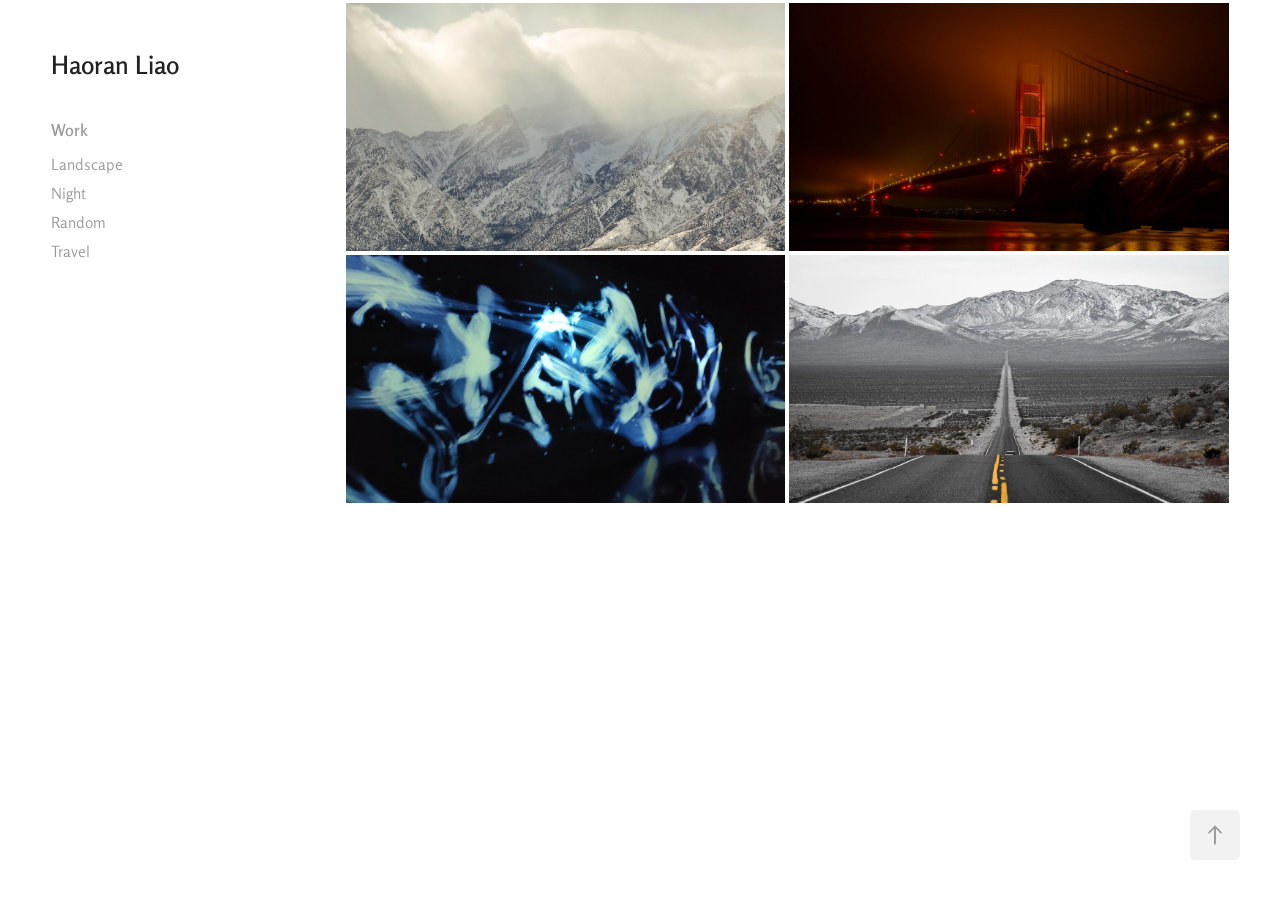
<file: docs/index.html>
<!doctype html>
<html lang="en">
<head>
<meta charset="utf-8">
<meta name="viewport" content="width=device-width, initial-scale=1">
<title>Haoran Liao</title>
<meta name="site-version" content="98b94da055">
<meta name="description" content="Photography">
<link rel="icon" type="image/png" sizes="32x32" href="assets/favicon-32.png">
<link rel="apple-touch-icon" href="assets/apple-touch-icon.png">
<meta property="og:type" content="website">
<meta property="og:title" content="Haoran Liao">
<meta property="og:description" content="Photography">
<meta property="og:url" content="https://haoranliao.github.io/photography/">
<meta property="og:image" content="https://haoranliao.github.io/photography/img/landscape/cover.jpg">
<meta name="twitter:card" content="summary_large_image">
<link rel="preconnect" href="https://fonts.googleapis.com">
<link rel="preconnect" href="https://fonts.gstatic.com" crossorigin>
<link rel="stylesheet" href="https://fonts.googleapis.com/css2?family=Rosario:wght@300..700&display=swap">
<link rel="stylesheet" href="assets/style.css?v=cd960928">
</head>
<body data-no-download>
<div class="site">
  <aside class="sidebar">
    <a class="logo" href="">Haoran Liao</a>
    <button class="menu-toggle" aria-label="Menu" aria-expanded="false"><span></span><span></span><span></span></button>
    <nav>
      <a class="nav-heading" href="">Work</a>
      <ul><li><a href="landscape/">Landscape</a></li><li><a href="night/">Night</a></li><li><a href="random/">Random</a></li><li><a href="travel/">Travel</a></li></ul>
      
    </nav>
  </aside>
  <main>
<div class="covers main-covers"><a class="cover" href="landscape/"><img src="img/landscape/cover.jpg" alt="Landscape" width="1200" height="676" loading="lazy"><span class="cover-title">Landscape</span></a><a class="cover" href="night/"><img src="img/night/cover.jpg" alt="Night" width="1200" height="676" loading="lazy"><span class="cover-title">Night</span></a><a class="cover" href="random/"><img src="img/random/cover.jpg" alt="Random" width="1200" height="676" loading="lazy"><span class="cover-title">Random</span></a><a class="cover" href="travel/"><img src="img/travel/cover.jpg" alt="Travel" width="1200" height="676" loading="lazy"><span class="cover-title">Travel</span></a></div>
    <footer></footer>
  </main>
</div>
<button class="back-to-top" aria-label="Back to top">
  <svg viewBox="0 0 26 26" aria-hidden="true"><path d="M13.8,1.3L21.6,9c0.1,0.1,0.1,0.3,0.2,0.4c0.1,0.1,0.1,0.3,0.1,0.4s0,0.3-0.1,0.4c-0.1,0.1-0.1,0.3-0.3,0.4 c-0.1,0.1-0.2,0.2-0.4,0.3c-0.2,0.1-0.3,0.1-0.4,0.1c-0.1,0-0.3,0-0.4-0.1c-0.2-0.1-0.3-0.2-0.4-0.3L14.2,5l0,19.1 c0,0.2-0.1,0.3-0.1,0.5c0,0.1-0.1,0.3-0.3,0.4c-0.1,0.1-0.2,0.2-0.4,0.3c-0.1,0.1-0.3,0.1-0.5,0.1c-0.1,0-0.3,0-0.4-0.1 c-0.1-0.1-0.3-0.1-0.4-0.3c-0.1-0.1-0.2-0.2-0.3-0.4c-0.1-0.1-0.1-0.3-0.1-0.5l0-19.1l-5.7,5.7C6,10.8,5.8,10.9,5.7,11 c-0.1,0.1-0.3,0.1-0.4,0.1c-0.2,0-0.3,0-0.4-0.1c-0.1-0.1-0.3-0.2-0.4-0.3c-0.1-0.1-0.1-0.2-0.2-0.4C4.1,10.2,4,10.1,4.1,9.9 c0-0.1,0-0.3,0.1-0.4c0-0.1,0.1-0.3,0.3-0.4l7.7-7.8c0.1,0,0.2-0.1,0.2-0.1c0,0,0.1-0.1,0.2-0.1c0.1,0,0.2,0,0.2-0.1 c0.1,0,0.1,0,0.2,0c0,0,0.1,0,0.2,0c0.1,0,0.2,0,0.2,0.1c0.1,0,0.1,0.1,0.2,0.1C13.7,1.2,13.8,1.2,13.8,1.3z"/></svg>
</button>
<script type="module" src="assets/site.js?v=9e881aa5"></script>
</body>
</html>
</file>
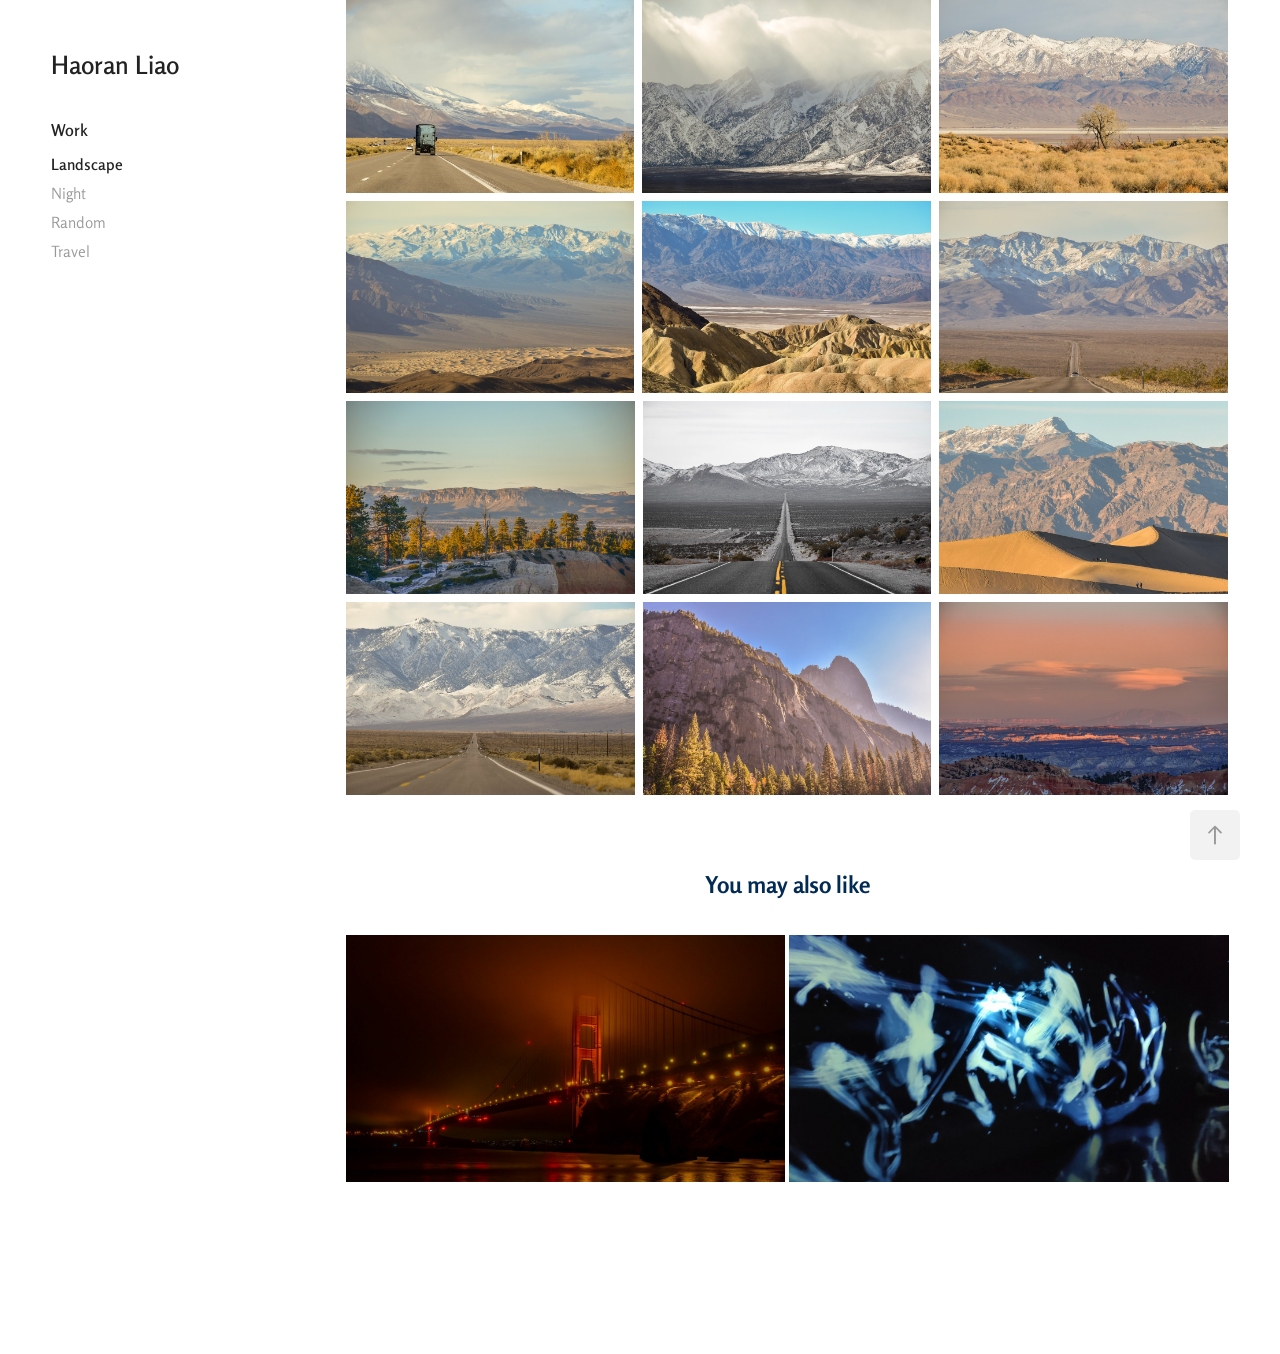
<file: docs/landscape/index.html>
<!doctype html>
<html lang="en">
<head>
<meta charset="utf-8">
<meta name="viewport" content="width=device-width, initial-scale=1">
<title>Haoran Liao - Landscape</title>
<meta name="site-version" content="98b94da055">
<meta name="description" content="Photography">
<link rel="icon" type="image/png" sizes="32x32" href="../assets/favicon-32.png">
<link rel="apple-touch-icon" href="../assets/apple-touch-icon.png">
<meta property="og:type" content="website">
<meta property="og:title" content="Haoran Liao - Landscape">
<meta property="og:description" content="Photography">
<meta property="og:url" content="https://haoranliao.github.io/photography/landscape/">
<meta property="og:image" content="https://haoranliao.github.io/photography/img/landscape/cover.jpg">
<meta name="twitter:card" content="summary_large_image">
<link rel="preconnect" href="https://fonts.googleapis.com">
<link rel="preconnect" href="https://fonts.gstatic.com" crossorigin>
<link rel="stylesheet" href="https://fonts.googleapis.com/css2?family=Rosario:wght@300..700&display=swap">
<link rel="stylesheet" href="../assets/style.css?v=cd960928">
</head>
<body data-no-download>
<div class="site">
  <aside class="sidebar">
    <a class="logo" href="../">Haoran Liao</a>
    <button class="menu-toggle" aria-label="Menu" aria-expanded="false"><span></span><span></span><span></span></button>
    <nav>
      <a class="nav-heading active" href="../">Work</a>
      <ul><li><a href="../landscape/" class="active">Landscape</a></li><li><a href="../night/">Night</a></li><li><a href="../random/">Random</a></li><li><a href="../travel/">Travel</a></li></ul>
      
    </nav>
  </aside>
  <main>
<div class="gallery" data-row-scale="0.98"><a href="../img/landscape/landscape-01.jpg" data-pswp-width="2400" data-pswp-height="1601"><img src="../img/landscape/thumb/landscape-01.jpg" srcset="../img/landscape/thumb/landscape-01.jpg 1000w, ../img/landscape/landscape-01.jpg 2400w" sizes="33vw" alt="" width="1000" height="667" loading="lazy"></a><a href="../img/landscape/landscape-02.jpg" data-pswp-width="2400" data-pswp-height="1601"><img src="../img/landscape/thumb/landscape-02.jpg" srcset="../img/landscape/thumb/landscape-02.jpg 1000w, ../img/landscape/landscape-02.jpg 2400w" sizes="33vw" alt="" width="1000" height="667" loading="lazy"></a><a href="../img/landscape/landscape-03.jpg" data-pswp-width="2400" data-pswp-height="1601"><img src="../img/landscape/thumb/landscape-03.jpg" srcset="../img/landscape/thumb/landscape-03.jpg 1000w, ../img/landscape/landscape-03.jpg 2400w" sizes="33vw" alt="" width="1000" height="667" loading="lazy"></a><a href="../img/landscape/landscape-04.jpg" data-pswp-width="2400" data-pswp-height="1601"><img src="../img/landscape/thumb/landscape-04.jpg" srcset="../img/landscape/thumb/landscape-04.jpg 1000w, ../img/landscape/landscape-04.jpg 2400w" sizes="33vw" alt="" width="1000" height="667" loading="lazy"></a><a href="../img/landscape/landscape-05.jpg" data-pswp-width="2400" data-pswp-height="1601"><img src="../img/landscape/thumb/landscape-05.jpg" srcset="../img/landscape/thumb/landscape-05.jpg 1000w, ../img/landscape/landscape-05.jpg 2400w" sizes="33vw" alt="" width="1000" height="667" loading="lazy"></a><a href="../img/landscape/landscape-06.jpg" data-pswp-width="2400" data-pswp-height="1601"><img src="../img/landscape/thumb/landscape-06.jpg" srcset="../img/landscape/thumb/landscape-06.jpg 1000w, ../img/landscape/landscape-06.jpg 2400w" sizes="33vw" alt="" width="1000" height="667" loading="lazy"></a><a href="../img/landscape/landscape-07.jpg" data-pswp-width="2400" data-pswp-height="1601"><img src="../img/landscape/thumb/landscape-07.jpg" srcset="../img/landscape/thumb/landscape-07.jpg 1000w, ../img/landscape/landscape-07.jpg 2400w" sizes="33vw" alt="" width="1000" height="667" loading="lazy"></a><a href="../img/landscape/landscape-08.jpg" data-pswp-width="2400" data-pswp-height="1601"><img src="../img/landscape/thumb/landscape-08.jpg" srcset="../img/landscape/thumb/landscape-08.jpg 1000w, ../img/landscape/landscape-08.jpg 2400w" sizes="33vw" alt="" width="1000" height="667" loading="lazy"></a><a href="../img/landscape/landscape-09.jpg" data-pswp-width="2046" data-pswp-height="1365"><img src="../img/landscape/thumb/landscape-09.jpg" srcset="../img/landscape/thumb/landscape-09.jpg 1000w, ../img/landscape/landscape-09.jpg 2046w" sizes="33vw" alt="" width="1000" height="667" loading="lazy"></a><a href="../img/landscape/landscape-10.jpg" data-pswp-width="2400" data-pswp-height="1601"><img src="../img/landscape/thumb/landscape-10.jpg" srcset="../img/landscape/thumb/landscape-10.jpg 1000w, ../img/landscape/landscape-10.jpg 2400w" sizes="33vw" alt="" width="1000" height="667" loading="lazy"></a><a href="../img/landscape/landscape-11.jpg" data-pswp-width="2400" data-pswp-height="1604"><img src="../img/landscape/thumb/landscape-11.jpg" srcset="../img/landscape/thumb/landscape-11.jpg 1000w, ../img/landscape/landscape-11.jpg 2400w" sizes="33vw" alt="" width="1000" height="668" loading="lazy"></a><a href="../img/landscape/landscape-12.jpg" data-pswp-width="2400" data-pswp-height="1601"><img src="../img/landscape/thumb/landscape-12.jpg" srcset="../img/landscape/thumb/landscape-12.jpg 1000w, ../img/landscape/landscape-12.jpg 2400w" sizes="33vw" alt="" width="1000" height="667" loading="lazy"></a></div><section class="more"><h3>You may also like</h3><div class="covers"><a class="cover" href="../night/"><img src="../img/night/cover.jpg" alt="Night" width="1200" height="676" loading="lazy"><span class="cover-title">Night</span></a><a class="cover" href="../random/"><img src="../img/random/cover.jpg" alt="Random" width="1200" height="676" loading="lazy"><span class="cover-title">Random</span></a></div></section>
    <footer></footer>
  </main>
</div>
<button class="back-to-top" aria-label="Back to top">
  <svg viewBox="0 0 26 26" aria-hidden="true"><path d="M13.8,1.3L21.6,9c0.1,0.1,0.1,0.3,0.2,0.4c0.1,0.1,0.1,0.3,0.1,0.4s0,0.3-0.1,0.4c-0.1,0.1-0.1,0.3-0.3,0.4 c-0.1,0.1-0.2,0.2-0.4,0.3c-0.2,0.1-0.3,0.1-0.4,0.1c-0.1,0-0.3,0-0.4-0.1c-0.2-0.1-0.3-0.2-0.4-0.3L14.2,5l0,19.1 c0,0.2-0.1,0.3-0.1,0.5c0,0.1-0.1,0.3-0.3,0.4c-0.1,0.1-0.2,0.2-0.4,0.3c-0.1,0.1-0.3,0.1-0.5,0.1c-0.1,0-0.3,0-0.4-0.1 c-0.1-0.1-0.3-0.1-0.4-0.3c-0.1-0.1-0.2-0.2-0.3-0.4c-0.1-0.1-0.1-0.3-0.1-0.5l0-19.1l-5.7,5.7C6,10.8,5.8,10.9,5.7,11 c-0.1,0.1-0.3,0.1-0.4,0.1c-0.2,0-0.3,0-0.4-0.1c-0.1-0.1-0.3-0.2-0.4-0.3c-0.1-0.1-0.1-0.2-0.2-0.4C4.1,10.2,4,10.1,4.1,9.9 c0-0.1,0-0.3,0.1-0.4c0-0.1,0.1-0.3,0.3-0.4l7.7-7.8c0.1,0,0.2-0.1,0.2-0.1c0,0,0.1-0.1,0.2-0.1c0.1,0,0.2,0,0.2-0.1 c0.1,0,0.1,0,0.2,0c0,0,0.1,0,0.2,0c0.1,0,0.2,0,0.2,0.1c0.1,0,0.1,0.1,0.2,0.1C13.7,1.2,13.8,1.2,13.8,1.3z"/></svg>
</button>
<script type="module" src="../assets/site.js?v=9e881aa5"></script>
</body>
</html>
</file>
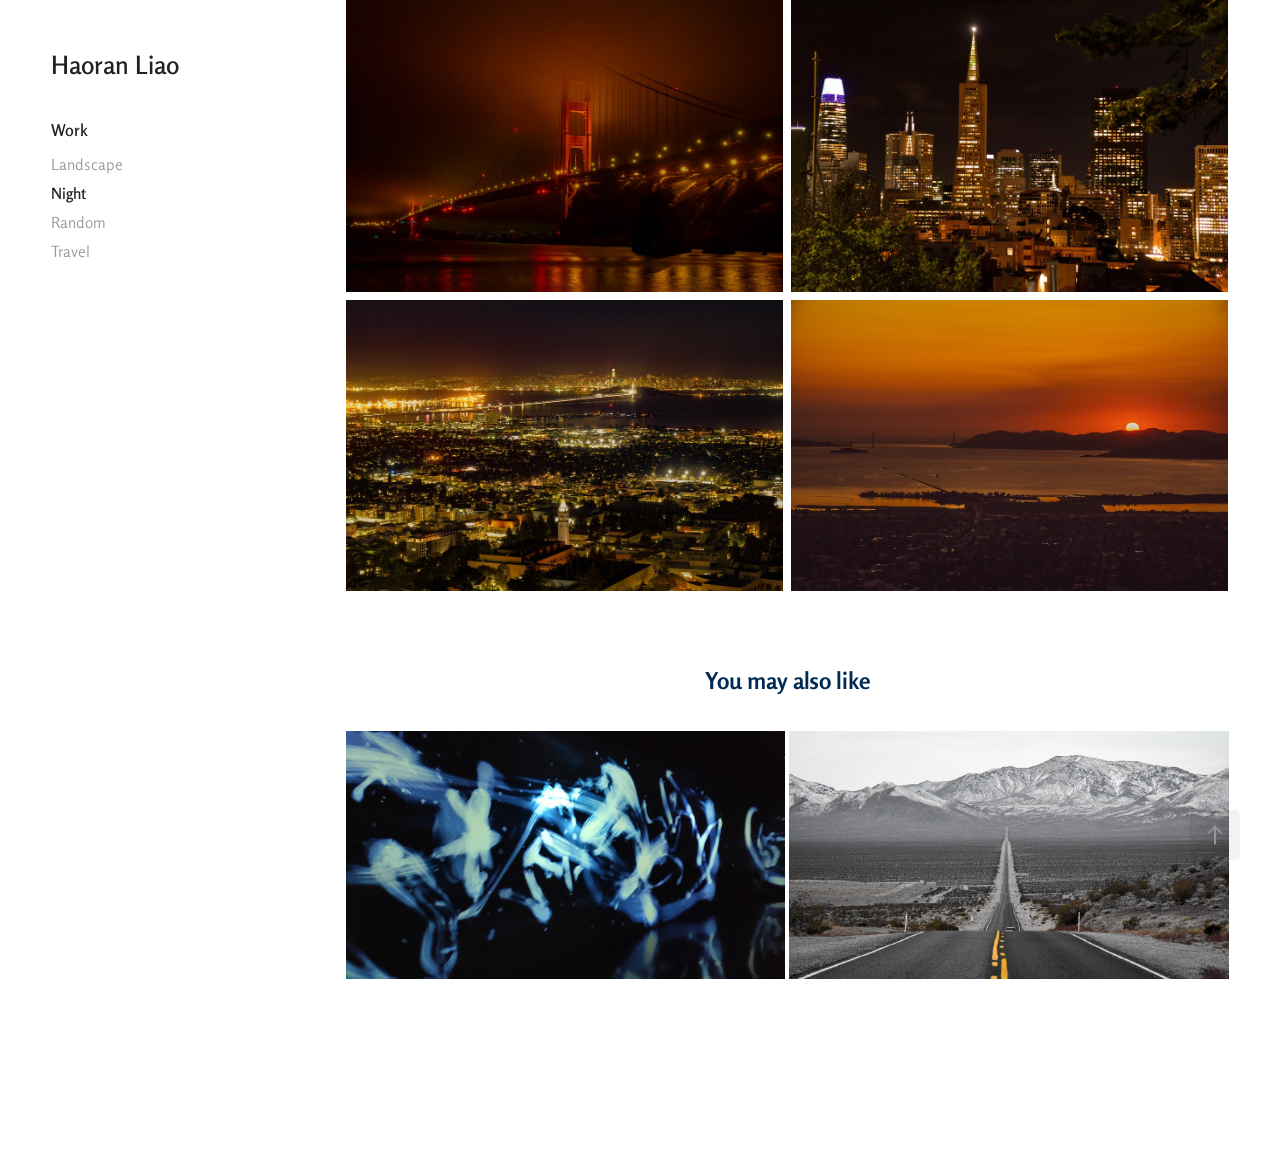
<file: docs/night/index.html>
<!doctype html>
<html lang="en">
<head>
<meta charset="utf-8">
<meta name="viewport" content="width=device-width, initial-scale=1">
<title>Haoran Liao - Night</title>
<meta name="site-version" content="98b94da055">
<meta name="description" content="Photography">
<link rel="icon" type="image/png" sizes="32x32" href="../assets/favicon-32.png">
<link rel="apple-touch-icon" href="../assets/apple-touch-icon.png">
<meta property="og:type" content="website">
<meta property="og:title" content="Haoran Liao - Night">
<meta property="og:description" content="Photography">
<meta property="og:url" content="https://haoranliao.github.io/photography/night/">
<meta property="og:image" content="https://haoranliao.github.io/photography/img/night/cover.jpg">
<meta name="twitter:card" content="summary_large_image">
<link rel="preconnect" href="https://fonts.googleapis.com">
<link rel="preconnect" href="https://fonts.gstatic.com" crossorigin>
<link rel="stylesheet" href="https://fonts.googleapis.com/css2?family=Rosario:wght@300..700&display=swap">
<link rel="stylesheet" href="../assets/style.css?v=cd960928">
</head>
<body data-no-download>
<div class="site">
  <aside class="sidebar">
    <a class="logo" href="../">Haoran Liao</a>
    <button class="menu-toggle" aria-label="Menu" aria-expanded="false"><span></span><span></span><span></span></button>
    <nav>
      <a class="nav-heading active" href="../">Work</a>
      <ul><li><a href="../landscape/">Landscape</a></li><li><a href="../night/" class="active">Night</a></li><li><a href="../random/">Random</a></li><li><a href="../travel/">Travel</a></li></ul>
      
    </nav>
  </aside>
  <main>
<div class="gallery" data-row-scale="1.3"><a href="../img/night/night-01.jpg" data-pswp-width="2400" data-pswp-height="1601"><img src="../img/night/thumb/night-01.jpg" srcset="../img/night/thumb/night-01.jpg 1000w, ../img/night/night-01.jpg 2400w" sizes="33vw" alt="" width="1000" height="667" loading="lazy"></a><a href="../img/night/night-02.jpg" data-pswp-width="2400" data-pswp-height="1600"><img src="../img/night/thumb/night-02.jpg" srcset="../img/night/thumb/night-02.jpg 1000w, ../img/night/night-02.jpg 2400w" sizes="33vw" alt="" width="1000" height="667" loading="lazy"></a><a href="../img/night/night-03.jpg" data-pswp-width="2400" data-pswp-height="1602"><img src="../img/night/thumb/night-03.jpg" srcset="../img/night/thumb/night-03.jpg 1000w, ../img/night/night-03.jpg 2400w" sizes="33vw" alt="" width="1000" height="668" loading="lazy"></a><a href="../img/night/night-04.jpg" data-pswp-width="2400" data-pswp-height="1601"><img src="../img/night/thumb/night-04.jpg" srcset="../img/night/thumb/night-04.jpg 1000w, ../img/night/night-04.jpg 2400w" sizes="33vw" alt="" width="1000" height="667" loading="lazy"></a></div><section class="more"><h3>You may also like</h3><div class="covers"><a class="cover" href="../random/"><img src="../img/random/cover.jpg" alt="Random" width="1200" height="676" loading="lazy"><span class="cover-title">Random</span></a><a class="cover" href="../travel/"><img src="../img/travel/cover.jpg" alt="Travel" width="1200" height="676" loading="lazy"><span class="cover-title">Travel</span></a></div></section>
    <footer></footer>
  </main>
</div>
<button class="back-to-top" aria-label="Back to top">
  <svg viewBox="0 0 26 26" aria-hidden="true"><path d="M13.8,1.3L21.6,9c0.1,0.1,0.1,0.3,0.2,0.4c0.1,0.1,0.1,0.3,0.1,0.4s0,0.3-0.1,0.4c-0.1,0.1-0.1,0.3-0.3,0.4 c-0.1,0.1-0.2,0.2-0.4,0.3c-0.2,0.1-0.3,0.1-0.4,0.1c-0.1,0-0.3,0-0.4-0.1c-0.2-0.1-0.3-0.2-0.4-0.3L14.2,5l0,19.1 c0,0.2-0.1,0.3-0.1,0.5c0,0.1-0.1,0.3-0.3,0.4c-0.1,0.1-0.2,0.2-0.4,0.3c-0.1,0.1-0.3,0.1-0.5,0.1c-0.1,0-0.3,0-0.4-0.1 c-0.1-0.1-0.3-0.1-0.4-0.3c-0.1-0.1-0.2-0.2-0.3-0.4c-0.1-0.1-0.1-0.3-0.1-0.5l0-19.1l-5.7,5.7C6,10.8,5.8,10.9,5.7,11 c-0.1,0.1-0.3,0.1-0.4,0.1c-0.2,0-0.3,0-0.4-0.1c-0.1-0.1-0.3-0.2-0.4-0.3c-0.1-0.1-0.1-0.2-0.2-0.4C4.1,10.2,4,10.1,4.1,9.9 c0-0.1,0-0.3,0.1-0.4c0-0.1,0.1-0.3,0.3-0.4l7.7-7.8c0.1,0,0.2-0.1,0.2-0.1c0,0,0.1-0.1,0.2-0.1c0.1,0,0.2,0,0.2-0.1 c0.1,0,0.1,0,0.2,0c0,0,0.1,0,0.2,0c0.1,0,0.2,0,0.2,0.1c0.1,0,0.1,0.1,0.2,0.1C13.7,1.2,13.8,1.2,13.8,1.3z"/></svg>
</button>
<script type="module" src="../assets/site.js?v=9e881aa5"></script>
</body>
</html>
</file>
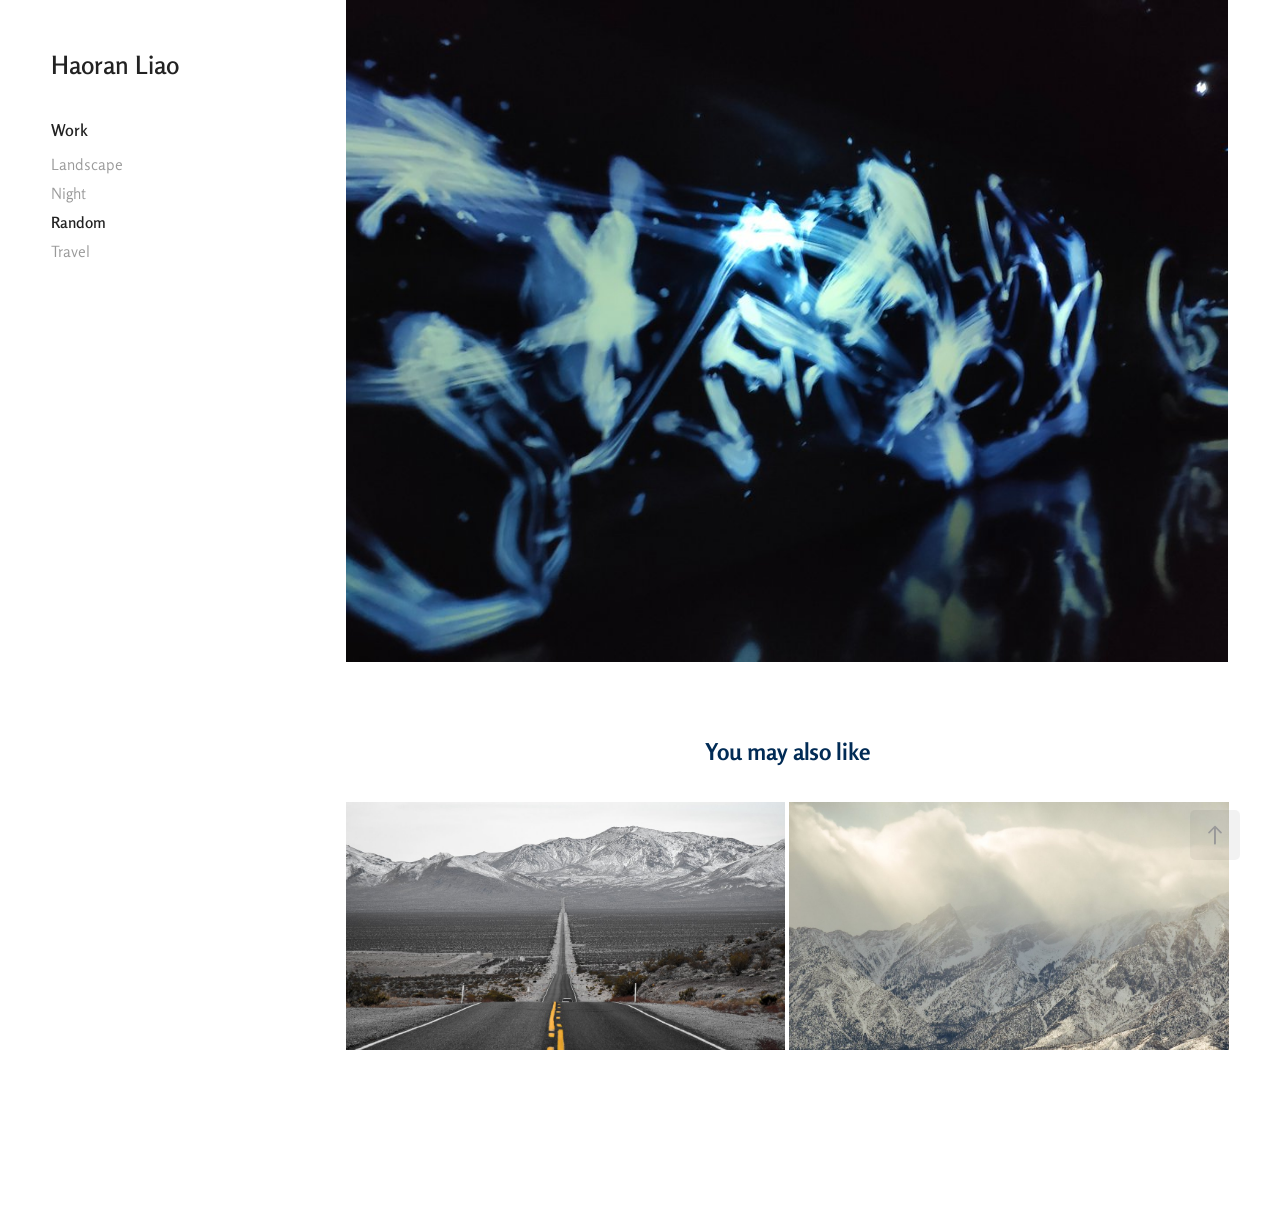
<file: docs/random/index.html>
<!doctype html>
<html lang="en">
<head>
<meta charset="utf-8">
<meta name="viewport" content="width=device-width, initial-scale=1">
<title>Haoran Liao - Random</title>
<meta name="site-version" content="98b94da055">
<meta name="description" content="Photography">
<link rel="icon" type="image/png" sizes="32x32" href="../assets/favicon-32.png">
<link rel="apple-touch-icon" href="../assets/apple-touch-icon.png">
<meta property="og:type" content="website">
<meta property="og:title" content="Haoran Liao - Random">
<meta property="og:description" content="Photography">
<meta property="og:url" content="https://haoranliao.github.io/photography/random/">
<meta property="og:image" content="https://haoranliao.github.io/photography/img/random/cover.jpg">
<meta name="twitter:card" content="summary_large_image">
<link rel="preconnect" href="https://fonts.googleapis.com">
<link rel="preconnect" href="https://fonts.gstatic.com" crossorigin>
<link rel="stylesheet" href="https://fonts.googleapis.com/css2?family=Rosario:wght@300..700&display=swap">
<link rel="stylesheet" href="../assets/style.css?v=cd960928">
</head>
<body data-no-download>
<div class="site">
  <aside class="sidebar">
    <a class="logo" href="../">Haoran Liao</a>
    <button class="menu-toggle" aria-label="Menu" aria-expanded="false"><span></span><span></span><span></span></button>
    <nav>
      <a class="nav-heading active" href="../">Work</a>
      <ul><li><a href="../landscape/">Landscape</a></li><li><a href="../night/">Night</a></li><li><a href="../random/" class="active">Random</a></li><li><a href="../travel/">Travel</a></li></ul>
      
    </nav>
  </aside>
  <main>
<div class="gallery" data-row-scale="1"><a href="../img/random/random-01.jpg" data-pswp-width="2400" data-pswp-height="1800"><img src="../img/random/thumb/random-01.jpg" srcset="../img/random/thumb/random-01.jpg 1000w, ../img/random/random-01.jpg 2400w" sizes="33vw" alt="" width="1000" height="750" loading="lazy"></a></div><section class="more"><h3>You may also like</h3><div class="covers"><a class="cover" href="../travel/"><img src="../img/travel/cover.jpg" alt="Travel" width="1200" height="676" loading="lazy"><span class="cover-title">Travel</span></a><a class="cover" href="../landscape/"><img src="../img/landscape/cover.jpg" alt="Landscape" width="1200" height="676" loading="lazy"><span class="cover-title">Landscape</span></a></div></section>
    <footer></footer>
  </main>
</div>
<button class="back-to-top" aria-label="Back to top">
  <svg viewBox="0 0 26 26" aria-hidden="true"><path d="M13.8,1.3L21.6,9c0.1,0.1,0.1,0.3,0.2,0.4c0.1,0.1,0.1,0.3,0.1,0.4s0,0.3-0.1,0.4c-0.1,0.1-0.1,0.3-0.3,0.4 c-0.1,0.1-0.2,0.2-0.4,0.3c-0.2,0.1-0.3,0.1-0.4,0.1c-0.1,0-0.3,0-0.4-0.1c-0.2-0.1-0.3-0.2-0.4-0.3L14.2,5l0,19.1 c0,0.2-0.1,0.3-0.1,0.5c0,0.1-0.1,0.3-0.3,0.4c-0.1,0.1-0.2,0.2-0.4,0.3c-0.1,0.1-0.3,0.1-0.5,0.1c-0.1,0-0.3,0-0.4-0.1 c-0.1-0.1-0.3-0.1-0.4-0.3c-0.1-0.1-0.2-0.2-0.3-0.4c-0.1-0.1-0.1-0.3-0.1-0.5l0-19.1l-5.7,5.7C6,10.8,5.8,10.9,5.7,11 c-0.1,0.1-0.3,0.1-0.4,0.1c-0.2,0-0.3,0-0.4-0.1c-0.1-0.1-0.3-0.2-0.4-0.3c-0.1-0.1-0.1-0.2-0.2-0.4C4.1,10.2,4,10.1,4.1,9.9 c0-0.1,0-0.3,0.1-0.4c0-0.1,0.1-0.3,0.3-0.4l7.7-7.8c0.1,0,0.2-0.1,0.2-0.1c0,0,0.1-0.1,0.2-0.1c0.1,0,0.2,0,0.2-0.1 c0.1,0,0.1,0,0.2,0c0,0,0.1,0,0.2,0c0.1,0,0.2,0,0.2,0.1c0.1,0,0.1,0.1,0.2,0.1C13.7,1.2,13.8,1.2,13.8,1.3z"/></svg>
</button>
<script type="module" src="../assets/site.js?v=9e881aa5"></script>
</body>
</html>
</file>
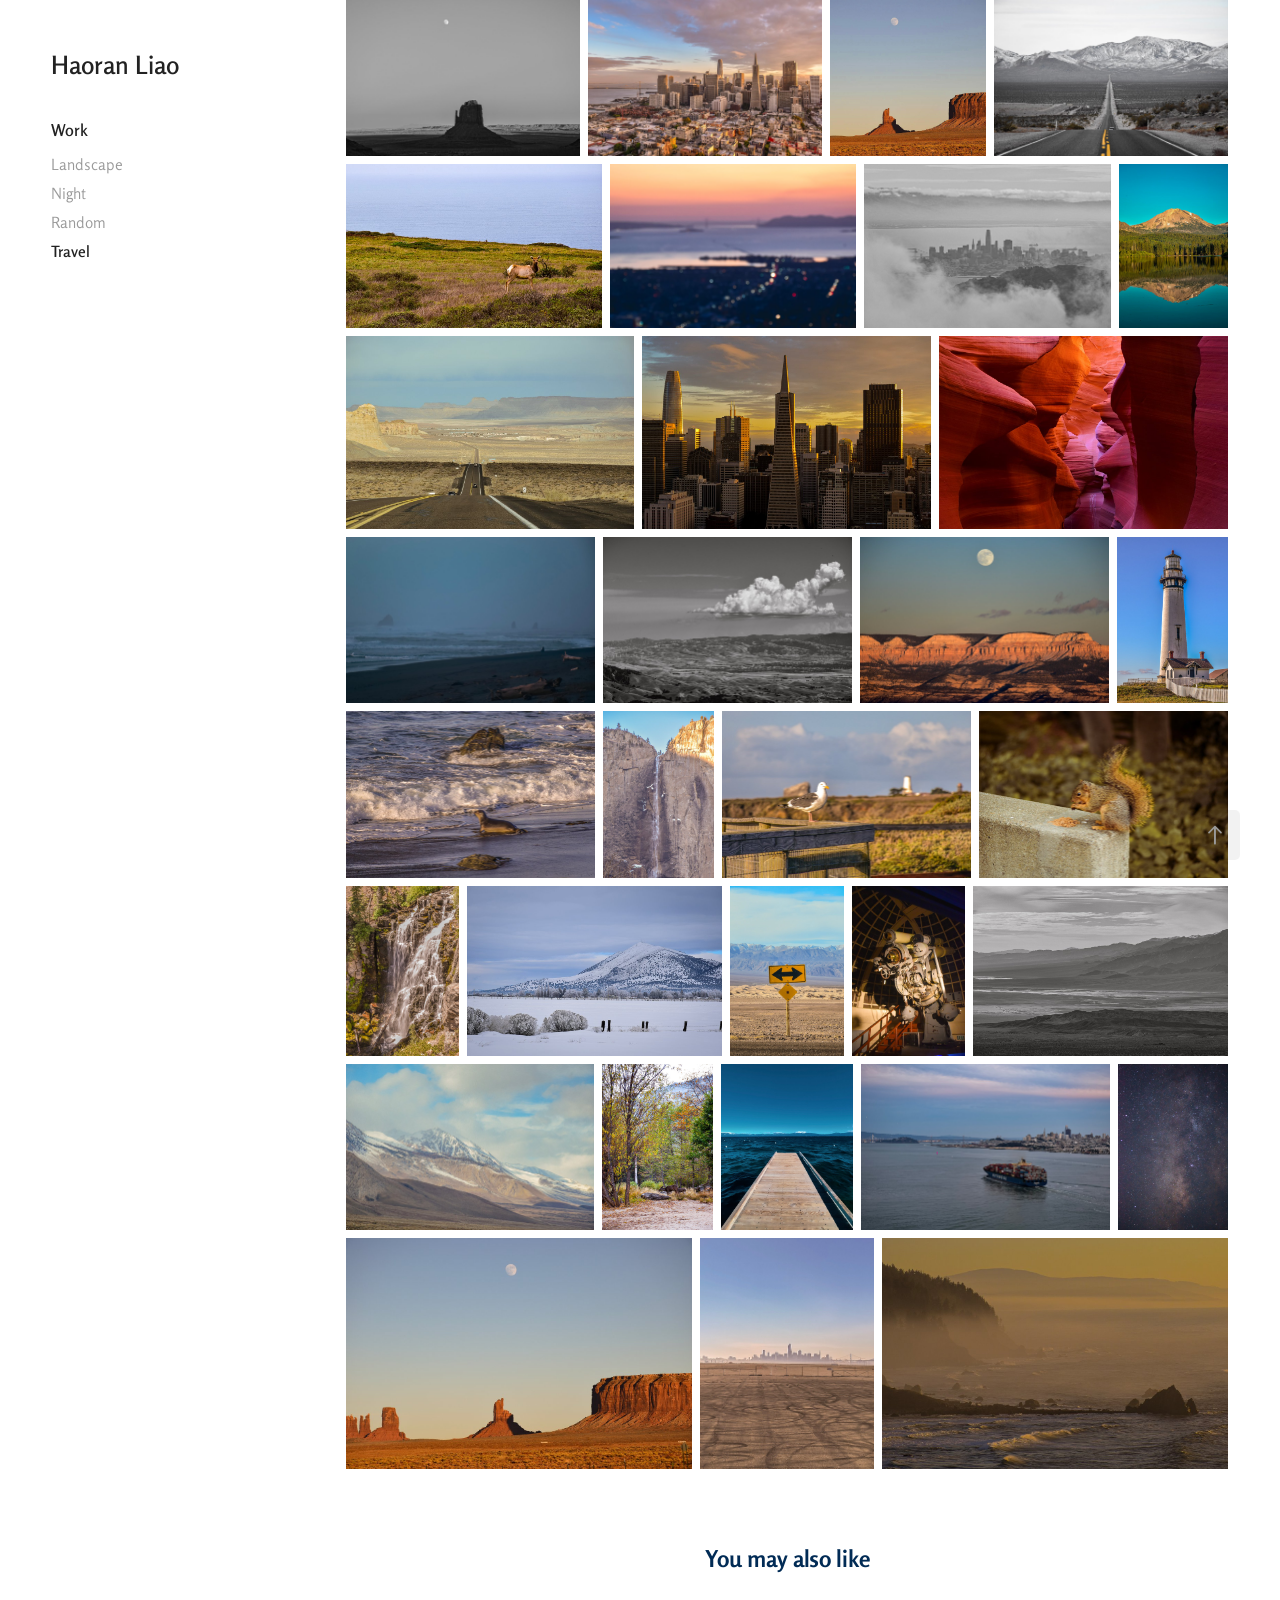
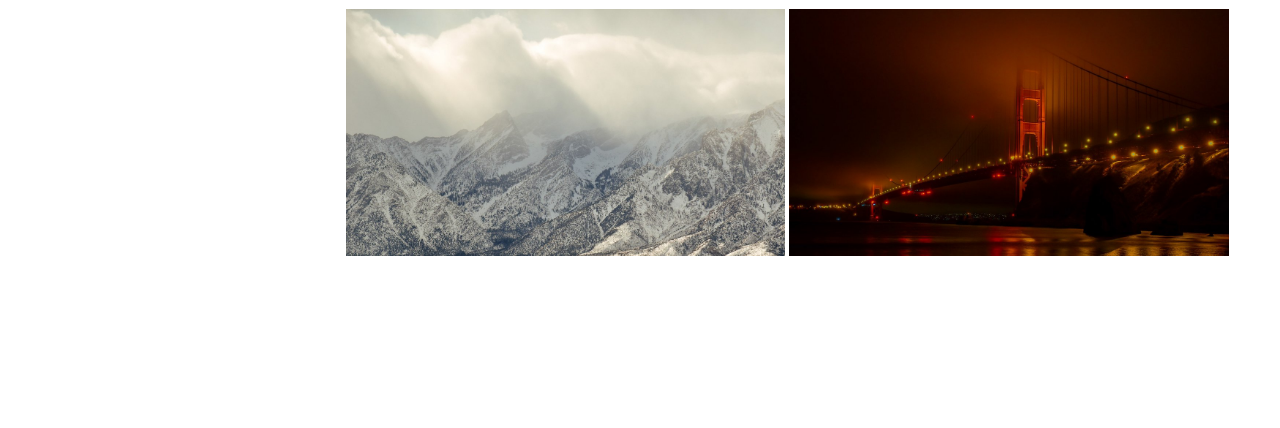
<file: docs/travel/index.html>
<!doctype html>
<html lang="en">
<head>
<meta charset="utf-8">
<meta name="viewport" content="width=device-width, initial-scale=1">
<title>Haoran Liao - Travel</title>
<meta name="site-version" content="98b94da055">
<meta name="description" content="Photography">
<link rel="icon" type="image/png" sizes="32x32" href="../assets/favicon-32.png">
<link rel="apple-touch-icon" href="../assets/apple-touch-icon.png">
<meta property="og:type" content="website">
<meta property="og:title" content="Haoran Liao - Travel">
<meta property="og:description" content="Photography">
<meta property="og:url" content="https://haoranliao.github.io/photography/travel/">
<meta property="og:image" content="https://haoranliao.github.io/photography/img/travel/cover.jpg">
<meta name="twitter:card" content="summary_large_image">
<link rel="preconnect" href="https://fonts.googleapis.com">
<link rel="preconnect" href="https://fonts.gstatic.com" crossorigin>
<link rel="stylesheet" href="https://fonts.googleapis.com/css2?family=Rosario:wght@300..700&display=swap">
<link rel="stylesheet" href="../assets/style.css?v=cd960928">
</head>
<body data-no-download>
<div class="site">
  <aside class="sidebar">
    <a class="logo" href="../">Haoran Liao</a>
    <button class="menu-toggle" aria-label="Menu" aria-expanded="false"><span></span><span></span><span></span></button>
    <nav>
      <a class="nav-heading active" href="../">Work</a>
      <ul><li><a href="../landscape/">Landscape</a></li><li><a href="../night/">Night</a></li><li><a href="../random/">Random</a></li><li><a href="../travel/" class="active">Travel</a></li></ul>
      
    </nav>
  </aside>
  <main>
<div class="gallery" data-row-scale="1"><a href="../img/travel/travel-01.jpg" data-pswp-width="2400" data-pswp-height="1601"><img src="../img/travel/thumb/travel-01.jpg" srcset="../img/travel/thumb/travel-01.jpg 1000w, ../img/travel/travel-01.jpg 2400w" sizes="33vw" alt="" width="1000" height="667" loading="lazy"></a><a href="../img/travel/travel-02.jpg" data-pswp-width="2400" data-pswp-height="1601"><img src="../img/travel/thumb/travel-02.jpg" srcset="../img/travel/thumb/travel-02.jpg 1000w, ../img/travel/travel-02.jpg 2400w" sizes="33vw" alt="" width="1000" height="667" loading="lazy"></a><a href="../img/travel/travel-03.jpg" data-pswp-width="1080" data-pswp-height="1080"><img src="../img/travel/thumb/travel-03.jpg" srcset="../img/travel/thumb/travel-03.jpg 1000w, ../img/travel/travel-03.jpg 1080w" sizes="33vw" alt="" width="1000" height="1000" loading="lazy"></a><a href="../img/travel/travel-04.jpg" data-pswp-width="2400" data-pswp-height="1601"><img src="../img/travel/thumb/travel-04.jpg" srcset="../img/travel/thumb/travel-04.jpg 1000w, ../img/travel/travel-04.jpg 2400w" sizes="33vw" alt="" width="1000" height="667" loading="lazy"></a><a href="../img/travel/travel-05.jpg" data-pswp-width="2400" data-pswp-height="1537"><img src="../img/travel/thumb/travel-05.jpg" srcset="../img/travel/thumb/travel-05.jpg 1000w, ../img/travel/travel-05.jpg 2400w" sizes="33vw" alt="" width="1000" height="640" loading="lazy"></a><a href="../img/travel/travel-06.jpg" data-pswp-width="2400" data-pswp-height="1602"><img src="../img/travel/thumb/travel-06.jpg" srcset="../img/travel/thumb/travel-06.jpg 1000w, ../img/travel/travel-06.jpg 2400w" sizes="33vw" alt="" width="1000" height="668" loading="lazy"></a><a href="../img/travel/travel-07.jpg" data-pswp-width="2400" data-pswp-height="1598"><img src="../img/travel/thumb/travel-07.jpg" srcset="../img/travel/thumb/travel-07.jpg 1000w, ../img/travel/travel-07.jpg 2400w" sizes="33vw" alt="" width="1000" height="666" loading="lazy"></a><a href="../img/travel/travel-08.jpg" data-pswp-width="1601" data-pswp-height="2400"><img src="../img/travel/thumb/travel-08.jpg" srcset="../img/travel/thumb/travel-08.jpg 667w, ../img/travel/travel-08.jpg 1601w" sizes="33vw" alt="" width="667" height="1000" loading="lazy"></a><a href="../img/travel/travel-09.jpg" data-pswp-width="2400" data-pswp-height="1601"><img src="../img/travel/thumb/travel-09.jpg" srcset="../img/travel/thumb/travel-09.jpg 1000w, ../img/travel/travel-09.jpg 2400w" sizes="33vw" alt="" width="1000" height="667" loading="lazy"></a><a href="../img/travel/travel-10.jpg" data-pswp-width="2400" data-pswp-height="1601"><img src="../img/travel/thumb/travel-10.jpg" srcset="../img/travel/thumb/travel-10.jpg 1000w, ../img/travel/travel-10.jpg 2400w" sizes="33vw" alt="" width="1000" height="667" loading="lazy"></a><a href="../img/travel/travel-11.jpg" data-pswp-width="2400" data-pswp-height="1601"><img src="../img/travel/thumb/travel-11.jpg" srcset="../img/travel/thumb/travel-11.jpg 1000w, ../img/travel/travel-11.jpg 2400w" sizes="33vw" alt="" width="1000" height="667" loading="lazy"></a><a href="../img/travel/travel-12.jpg" data-pswp-width="2400" data-pswp-height="1601"><img src="../img/travel/thumb/travel-12.jpg" srcset="../img/travel/thumb/travel-12.jpg 1000w, ../img/travel/travel-12.jpg 2400w" sizes="33vw" alt="" width="1000" height="667" loading="lazy"></a><a href="../img/travel/travel-13.jpg" data-pswp-width="2400" data-pswp-height="1600"><img src="../img/travel/thumb/travel-13.jpg" srcset="../img/travel/thumb/travel-13.jpg 1000w, ../img/travel/travel-13.jpg 2400w" sizes="33vw" alt="" width="1000" height="667" loading="lazy"></a><a href="../img/travel/travel-14.jpg" data-pswp-width="2400" data-pswp-height="1601"><img src="../img/travel/thumb/travel-14.jpg" srcset="../img/travel/thumb/travel-14.jpg 1000w, ../img/travel/travel-14.jpg 2400w" sizes="33vw" alt="" width="1000" height="667" loading="lazy"></a><a href="../img/travel/travel-15.jpg" data-pswp-width="1601" data-pswp-height="2400"><img src="../img/travel/thumb/travel-15.jpg" srcset="../img/travel/thumb/travel-15.jpg 667w, ../img/travel/travel-15.jpg 1601w" sizes="33vw" alt="" width="667" height="1000" loading="lazy"></a><a href="../img/travel/travel-16.jpg" data-pswp-width="2400" data-pswp-height="1602"><img src="../img/travel/thumb/travel-16.jpg" srcset="../img/travel/thumb/travel-16.jpg 1000w, ../img/travel/travel-16.jpg 2400w" sizes="33vw" alt="" width="1000" height="668" loading="lazy"></a><a href="../img/travel/travel-17.jpg" data-pswp-width="1602" data-pswp-height="2400"><img src="../img/travel/thumb/travel-17.jpg" srcset="../img/travel/thumb/travel-17.jpg 668w, ../img/travel/travel-17.jpg 1602w" sizes="33vw" alt="" width="668" height="1000" loading="lazy"></a><a href="../img/travel/travel-18.jpg" data-pswp-width="2400" data-pswp-height="1602"><img src="../img/travel/thumb/travel-18.jpg" srcset="../img/travel/thumb/travel-18.jpg 1000w, ../img/travel/travel-18.jpg 2400w" sizes="33vw" alt="" width="1000" height="668" loading="lazy"></a><a href="../img/travel/travel-19.jpg" data-pswp-width="2400" data-pswp-height="1602"><img src="../img/travel/thumb/travel-19.jpg" srcset="../img/travel/thumb/travel-19.jpg 1000w, ../img/travel/travel-19.jpg 2400w" sizes="33vw" alt="" width="1000" height="668" loading="lazy"></a><a href="../img/travel/travel-20.jpg" data-pswp-width="1600" data-pswp-height="2400"><img src="../img/travel/thumb/travel-20.jpg" srcset="../img/travel/thumb/travel-20.jpg 667w, ../img/travel/travel-20.jpg 1600w" sizes="33vw" alt="" width="667" height="1000" loading="lazy"></a><a href="../img/travel/travel-21.jpg" data-pswp-width="2400" data-pswp-height="1601"><img src="../img/travel/thumb/travel-21.jpg" srcset="../img/travel/thumb/travel-21.jpg 1000w, ../img/travel/travel-21.jpg 2400w" sizes="33vw" alt="" width="1000" height="667" loading="lazy"></a><a href="../img/travel/travel-22.jpg" data-pswp-width="1600" data-pswp-height="2400"><img src="../img/travel/thumb/travel-22.jpg" srcset="../img/travel/thumb/travel-22.jpg 667w, ../img/travel/travel-22.jpg 1600w" sizes="33vw" alt="" width="667" height="1000" loading="lazy"></a><a href="../img/travel/travel-23.jpg" data-pswp-width="1601" data-pswp-height="2400"><img src="../img/travel/thumb/travel-23.jpg" srcset="../img/travel/thumb/travel-23.jpg 667w, ../img/travel/travel-23.jpg 1601w" sizes="33vw" alt="" width="667" height="1000" loading="lazy"></a><a href="../img/travel/travel-24.jpg" data-pswp-width="2400" data-pswp-height="1601"><img src="../img/travel/thumb/travel-24.jpg" srcset="../img/travel/thumb/travel-24.jpg 1000w, ../img/travel/travel-24.jpg 2400w" sizes="33vw" alt="" width="1000" height="667" loading="lazy"></a><a href="../img/travel/travel-25.jpg" data-pswp-width="2400" data-pswp-height="1601"><img src="../img/travel/thumb/travel-25.jpg" srcset="../img/travel/thumb/travel-25.jpg 1000w, ../img/travel/travel-25.jpg 2400w" sizes="33vw" alt="" width="1000" height="667" loading="lazy"></a><a href="../img/travel/travel-26.jpg" data-pswp-width="1604" data-pswp-height="2400"><img src="../img/travel/thumb/travel-26.jpg" srcset="../img/travel/thumb/travel-26.jpg 668w, ../img/travel/travel-26.jpg 1604w" sizes="33vw" alt="" width="668" height="1000" loading="lazy"></a><a href="../img/travel/travel-27.jpg" data-pswp-width="1920" data-pswp-height="2400"><img src="../img/travel/thumb/travel-27.jpg" srcset="../img/travel/thumb/travel-27.jpg 800w, ../img/travel/travel-27.jpg 1920w" sizes="33vw" alt="" width="800" height="1000" loading="lazy"></a><a href="../img/travel/travel-28.jpg" data-pswp-width="2400" data-pswp-height="1601"><img src="../img/travel/thumb/travel-28.jpg" srcset="../img/travel/thumb/travel-28.jpg 1000w, ../img/travel/travel-28.jpg 2400w" sizes="33vw" alt="" width="1000" height="667" loading="lazy"></a><a href="../img/travel/travel-29.jpg" data-pswp-width="1601" data-pswp-height="2400"><img src="../img/travel/thumb/travel-29.jpg" srcset="../img/travel/thumb/travel-29.jpg 667w, ../img/travel/travel-29.jpg 1601w" sizes="33vw" alt="" width="667" height="1000" loading="lazy"></a><a href="../img/travel/travel-30.jpg" data-pswp-width="2400" data-pswp-height="1601"><img src="../img/travel/thumb/travel-30.jpg" srcset="../img/travel/thumb/travel-30.jpg 1000w, ../img/travel/travel-30.jpg 2400w" sizes="33vw" alt="" width="1000" height="667" loading="lazy"></a><a href="../img/travel/travel-31.jpg" data-pswp-width="1096" data-pswp-height="1461"><img src="../img/travel/thumb/travel-31.jpg" srcset="../img/travel/thumb/travel-31.jpg 750w, ../img/travel/travel-31.jpg 1096w" sizes="33vw" alt="" width="750" height="1000" loading="lazy"></a><a href="../img/travel/travel-32.jpg" data-pswp-width="2400" data-pswp-height="1601"><img src="../img/travel/thumb/travel-32.jpg" srcset="../img/travel/thumb/travel-32.jpg 1000w, ../img/travel/travel-32.jpg 2400w" sizes="33vw" alt="" width="1000" height="667" loading="lazy"></a></div><section class="more"><h3>You may also like</h3><div class="covers"><a class="cover" href="../landscape/"><img src="../img/landscape/cover.jpg" alt="Landscape" width="1200" height="676" loading="lazy"><span class="cover-title">Landscape</span></a><a class="cover" href="../night/"><img src="../img/night/cover.jpg" alt="Night" width="1200" height="676" loading="lazy"><span class="cover-title">Night</span></a></div></section>
    <footer></footer>
  </main>
</div>
<button class="back-to-top" aria-label="Back to top">
  <svg viewBox="0 0 26 26" aria-hidden="true"><path d="M13.8,1.3L21.6,9c0.1,0.1,0.1,0.3,0.2,0.4c0.1,0.1,0.1,0.3,0.1,0.4s0,0.3-0.1,0.4c-0.1,0.1-0.1,0.3-0.3,0.4 c-0.1,0.1-0.2,0.2-0.4,0.3c-0.2,0.1-0.3,0.1-0.4,0.1c-0.1,0-0.3,0-0.4-0.1c-0.2-0.1-0.3-0.2-0.4-0.3L14.2,5l0,19.1 c0,0.2-0.1,0.3-0.1,0.5c0,0.1-0.1,0.3-0.3,0.4c-0.1,0.1-0.2,0.2-0.4,0.3c-0.1,0.1-0.3,0.1-0.5,0.1c-0.1,0-0.3,0-0.4-0.1 c-0.1-0.1-0.3-0.1-0.4-0.3c-0.1-0.1-0.2-0.2-0.3-0.4c-0.1-0.1-0.1-0.3-0.1-0.5l0-19.1l-5.7,5.7C6,10.8,5.8,10.9,5.7,11 c-0.1,0.1-0.3,0.1-0.4,0.1c-0.2,0-0.3,0-0.4-0.1c-0.1-0.1-0.3-0.2-0.4-0.3c-0.1-0.1-0.1-0.2-0.2-0.4C4.1,10.2,4,10.1,4.1,9.9 c0-0.1,0-0.3,0.1-0.4c0-0.1,0.1-0.3,0.3-0.4l7.7-7.8c0.1,0,0.2-0.1,0.2-0.1c0,0,0.1-0.1,0.2-0.1c0.1,0,0.2,0,0.2-0.1 c0.1,0,0.1,0,0.2,0c0,0,0.1,0,0.2,0c0.1,0,0.2,0,0.2,0.1c0.1,0,0.1,0.1,0.2,0.1C13.7,1.2,13.8,1.2,13.8,1.3z"/></svg>
</button>
<script type="module" src="../assets/site.js?v=9e881aa5"></script>
</body>
</html>
</file>
<file: docs/assets/style.css>
/* Layout and look modelled on the old Adobe Portfolio site (lhr.myportfolio.com). */
:root {
  /* Rosario: the closest free match to Adobe's Freight Neo Pro. Weight 350 for text,
     SemiBold (600) for the name and headings, like Freight Neo Book / Semibold. */
  --font: "Rosario", "Helvetica Neue", Arial, sans-serif;
  --text: #222;
  --muted: #999;
  --accent: #012b55;         /* "You may also like", phone menu button */
  --border: #dde1e7;
  --bg: #fff;
  --gap: 8px;                /* space between album photos */
}

* { box-sizing: border-box; }
html { -webkit-text-size-adjust: 100%; }
body {
  margin: 0;
  animation: page-in .25s ease-in both;
  background: var(--bg);
  color: var(--text);
  font-family: var(--font);
  font-weight: 350;
  font-size-adjust: 0.48;  /* scale Rosario to Freight Neo's letter size and width */
  font-size: 16px;
  line-height: 1.4;
}
a { color: inherit; text-decoration: none; }

/* Page transitions, as on Adobe: fade in on load, fade out when following a link. */
@keyframes page-in { from { opacity: 0; } to { opacity: 1; } }
@keyframes page-out { from { opacity: 1; } to { opacity: 0; } }
body.page-leaving { animation: page-out .25s ease-out both; }
@media (prefers-reduced-motion: reduce) { body, body.page-leaving { animation: none; } }
img { display: block; max-width: 100%; height: auto; }

.site {
  /* Same proportions as Adobe: 92% of the window (4% margin each side), at most 1656px;
     sidebar gets 25% of that, photos 75%. */
  display: flex;
  align-items: flex-start;
  width: 92%;
  max-width: 1656px;
  min-height: 100vh;
  margin: 0 auto;
}

/* ---------- sidebar ---------- */
.sidebar {
  flex: 0 0 25%;
  min-width: 0;
  padding: 48px 24px 40px 0;
}
.logo { display: block; font-size: 26px; font-weight: 600; line-height: 34px; margin-bottom: 37px; }
.sidebar nav { display: flex; flex-direction: column; align-items: flex-start; }
.nav-heading { font-size: 17px; font-weight: 600; color: var(--muted); line-height: 22px; transition: color .2s; }
.nav-heading.active, .nav-heading:hover { color: var(--text); }
.sidebar ul { list-style: none; margin: 13px 0 14px; padding: 0; }
.sidebar li a { display: block; color: var(--muted); line-height: 21px; margin-bottom: 8px; transition: color .2s; }
.sidebar li a:hover { color: var(--text); }
.sidebar li a.active { color: var(--text); font-weight: 600; }
.sidebar .social { margin-top: 30px; }
.menu-toggle { display: none; }

.social { display: flex; gap: 18px; align-items: center; }
.social a { opacity: .9; transition: opacity .2s; }
.social a:hover { opacity: .5; }

/* ---------- main ---------- */
main { flex: 0 0 75%; min-width: 0; }

.covers { display: grid; grid-template-columns: repeat(2, 1fr); gap: .35vw .5%; }
.cover { position: relative; display: block; overflow: hidden; background: #f3f3f3; }
.cover img { width: 100%; aspect-ratio: 1200 / 676; object-fit: cover; }
.cover-hover { position: absolute; inset: 0; opacity: 0; }  /* swaps instantly, as on Adobe */
.cover:hover .cover-hover, .cover:focus-visible .cover-hover { opacity: 1; }
/* Album name on a white band over the cover while the mouse is over it (as on Adobe). */
.cover-title {
  position: absolute; inset: 8.6% 0; display: flex; align-items: center; justify-content: center;
  padding: 0 18px; text-align: center; background: rgba(255, 255, 255, .9);
  color: var(--text); font-size: 26px; font-weight: 600; line-height: 33px;
  opacity: 0; transition: opacity .15s; pointer-events: none;
}
/* Under the band, a white wash fades the whole photo, including the strips above and below it. */
.cover::after {
  content: ""; position: absolute; inset: 0; z-index: 1; background: #fff;
  opacity: 0; transition: opacity .2s; pointer-events: none;
}
.cover-title { z-index: 2; }
@media (hover: hover) {
  .cover:hover .cover-title { opacity: 1; }
  .cover:hover::after { opacity: .85; }
}
.cover:focus-visible .cover-title { opacity: 1; }
.cover:focus-visible::after { opacity: .85; }

.gallery { display: grid; grid-template-columns: repeat(3, 1fr); gap: var(--gap); }
.gallery a { display: block; overflow: hidden; background: #f3f3f3; cursor: zoom-in; }
.gallery img { width: 100%; aspect-ratio: 3 / 2; object-fit: cover; }  /* no hover effect, just the zoom cursor (as on Adobe) */
/* Set by site.js: rows of uncropped photos sharing one height, like Adobe Portfolio. */
.gallery.justified { display: flex; flex-wrap: wrap; }
.gallery.justified a { flex: none; }
.gallery.justified img { height: 100%; aspect-ratio: auto; }

.more { margin-top: 77px; }
.more h3 { margin: 0 0 39px; text-align: center; color: var(--accent); font-size: 24px; font-weight: 700; line-height: 24px; }
.main-covers { margin-top: 3px; }

footer { min-height: 172px; }

.empty { color: var(--muted); padding: 60px 0; }
.empty code { background: #f4f4f4; padding: 1px 5px; border-radius: 3px; font-size: 14px; }

/* ---------- back to top ---------- */
.back-to-top {
  position: fixed; right: 40px; bottom: 40px; width: 50px; height: 50px;
  display: flex; align-items: center; justify-content: center;
  border: 0; border-radius: 5px; background: rgba(0, 0, 0, .05); cursor: pointer;
}
.back-to-top svg { width: 20px; height: 20px; fill: var(--muted); }

/* ---------- full-screen viewer (as on Adobe Portfolio) ---------- */
html.lb-lock, html.lb-lock body { overflow: hidden; }
.lb {
  position: fixed; inset: 0; z-index: 1000; background: rgba(255, 255, 255, .94);
  visibility: hidden;  /* opens and closes instantly; only the photo fades in (as on Adobe) */
}
.lb.lb-open { visibility: visible; }
.lb-stage { position: absolute; inset: 0; }
.lb-img {
  position: absolute; inset: 0; margin: auto;
  max-width: 100vw; max-height: 100vh; max-height: 100dvh;
  opacity: 0; transition: opacity .4s; user-select: none; -webkit-user-select: none;
}
.lb-img.lb-visible { opacity: 1; }
.lb button {
  position: absolute; z-index: 1; padding: 0; border: 0; background: none; cursor: pointer;
  -webkit-tap-highlight-color: transparent;
}
.lb button:focus { outline: none; }
.lb button:focus-visible svg { outline: 2px solid var(--accent); outline-offset: 2px; border-radius: 50%; }
/* Arrows: invisible hover zones over the left/right 30% of the screen, each with a round button. */
.lb-prev, .lb-next { top: 0; width: 30vw; height: 100%; opacity: 0; }
.lb-prev { left: 0; }
.lb-next { right: 0; }
.lb-prev svg, .lb-next svg { position: absolute; top: calc(50% - 30px); }
.lb-prev svg { left: 20px; }
.lb-next svg { right: 20px; }
.lb-icon-bg { fill: #696969; opacity: .2; }
.lb svg:hover .lb-icon-bg { opacity: .4; }
.lb-icon { fill: #fff; }
.lb-close { top: 20px; right: 20px; width: 40px; height: 40px; }
.lb-close svg { display: block; width: 40px; height: 40px; }
.lb-close .lb-icon-bg { fill: #fff; }
.lb-close polygon { fill: #000; }
@media (hover: hover) and (min-width: 1025px) {
  .lb-prev:hover, .lb-next:hover, .lb-prev:focus-visible, .lb-next:focus-visible { opacity: 1; }
}
/* No mouse movement for a while: controls fade out (the arrows can't be shown by hovering either). */
.lb.lb-idle .lb-close, .lb.lb-idle .lb-prev, .lb.lb-idle .lb-next { opacity: 0; transition: opacity 1s; }
@media (max-width: 1024px) {
  .lb-close { top: 0; right: 0; }
  .lb-close circle { display: none; }
}

/* ---------- smaller screens ---------- */
/* Tablets and phones (up to 932px, Adobe's breakpoint): header bar with a menu button,
   photos edge to edge, menu as a full-screen overlay. */
@media (max-width: 932px) {
  .site { display: block; width: auto; }
  .sidebar, main { flex: none; }
  .sidebar {
    display: flex; align-items: center; justify-content: space-between;
    height: 110px; padding: 0 5%;
  }
  .logo { font-size: 26px; line-height: 1.2; margin: 0; }  /* hidden under the open menu, as on Adobe */
  .menu-toggle {
    position: relative; z-index: 21;
    display: flex; flex-direction: column; justify-content: space-between;
    width: 24px; height: 14px; padding: 0; border: 0; background: none; cursor: pointer;
  }
  .menu-toggle::before { content: ""; position: absolute; inset: -30px -14px; } /* bigger tap area */
  .menu-toggle span { display: block; height: 2px; background: var(--accent); transition: transform .25s, opacity .25s; }
  .menu-toggle[aria-expanded="true"] span:nth-child(1) { transform: translateY(6px) rotate(45deg); }
  .menu-toggle[aria-expanded="true"] span:nth-child(2) { opacity: 0; }
  .menu-toggle[aria-expanded="true"] span:nth-child(3) { transform: translateY(-6px) rotate(-45deg); }
  .sidebar nav {
    position: fixed; inset: 0; z-index: 20; background: var(--bg);
    display: flex; flex-direction: column; align-items: center; justify-content: center;
    opacity: 0; visibility: hidden; transition: opacity .2s, visibility 0s .2s;
  }
  .sidebar.open nav { opacity: 1; visibility: visible; transition: opacity .2s; }
  .nav-heading, .sidebar li a { font-size: 22px; line-height: 29px; }
  .sidebar ul { margin: 33px 0; text-align: center; }
  .sidebar li a { margin-bottom: 33px; }
  .sidebar li:last-child a { margin-bottom: 0; }
  .main-covers { margin-top: 0; }
  .covers { gap: 0 4px; }
  .cover img { aspect-ratio: 382 / 223; }
  .more { margin-top: 51px; }
  .more h3 { padding: 0 5%; margin-bottom: 20px; font-size: 18px; line-height: 18px; }
  footer { min-height: 102px; }
  .empty { padding: 60px 5%; }
  .back-to-top { display: none; }
}

/* Phones (up to 540px): smaller header, one column of covers, one related album. */
@media (max-width: 540px) {
  .sidebar { height: 82px; }
  .logo { font-size: 22px; }
  .covers { grid-template-columns: 1fr; gap: 0; }
  .cover img { aspect-ratio: 375 / 218.5; }
  .more h3 { margin-bottom: 18px; font-size: 15px; line-height: 15px; }
  .more .cover:nth-child(n + 2) { display: none; }
  footer { min-height: 92px; }
}
</file>
